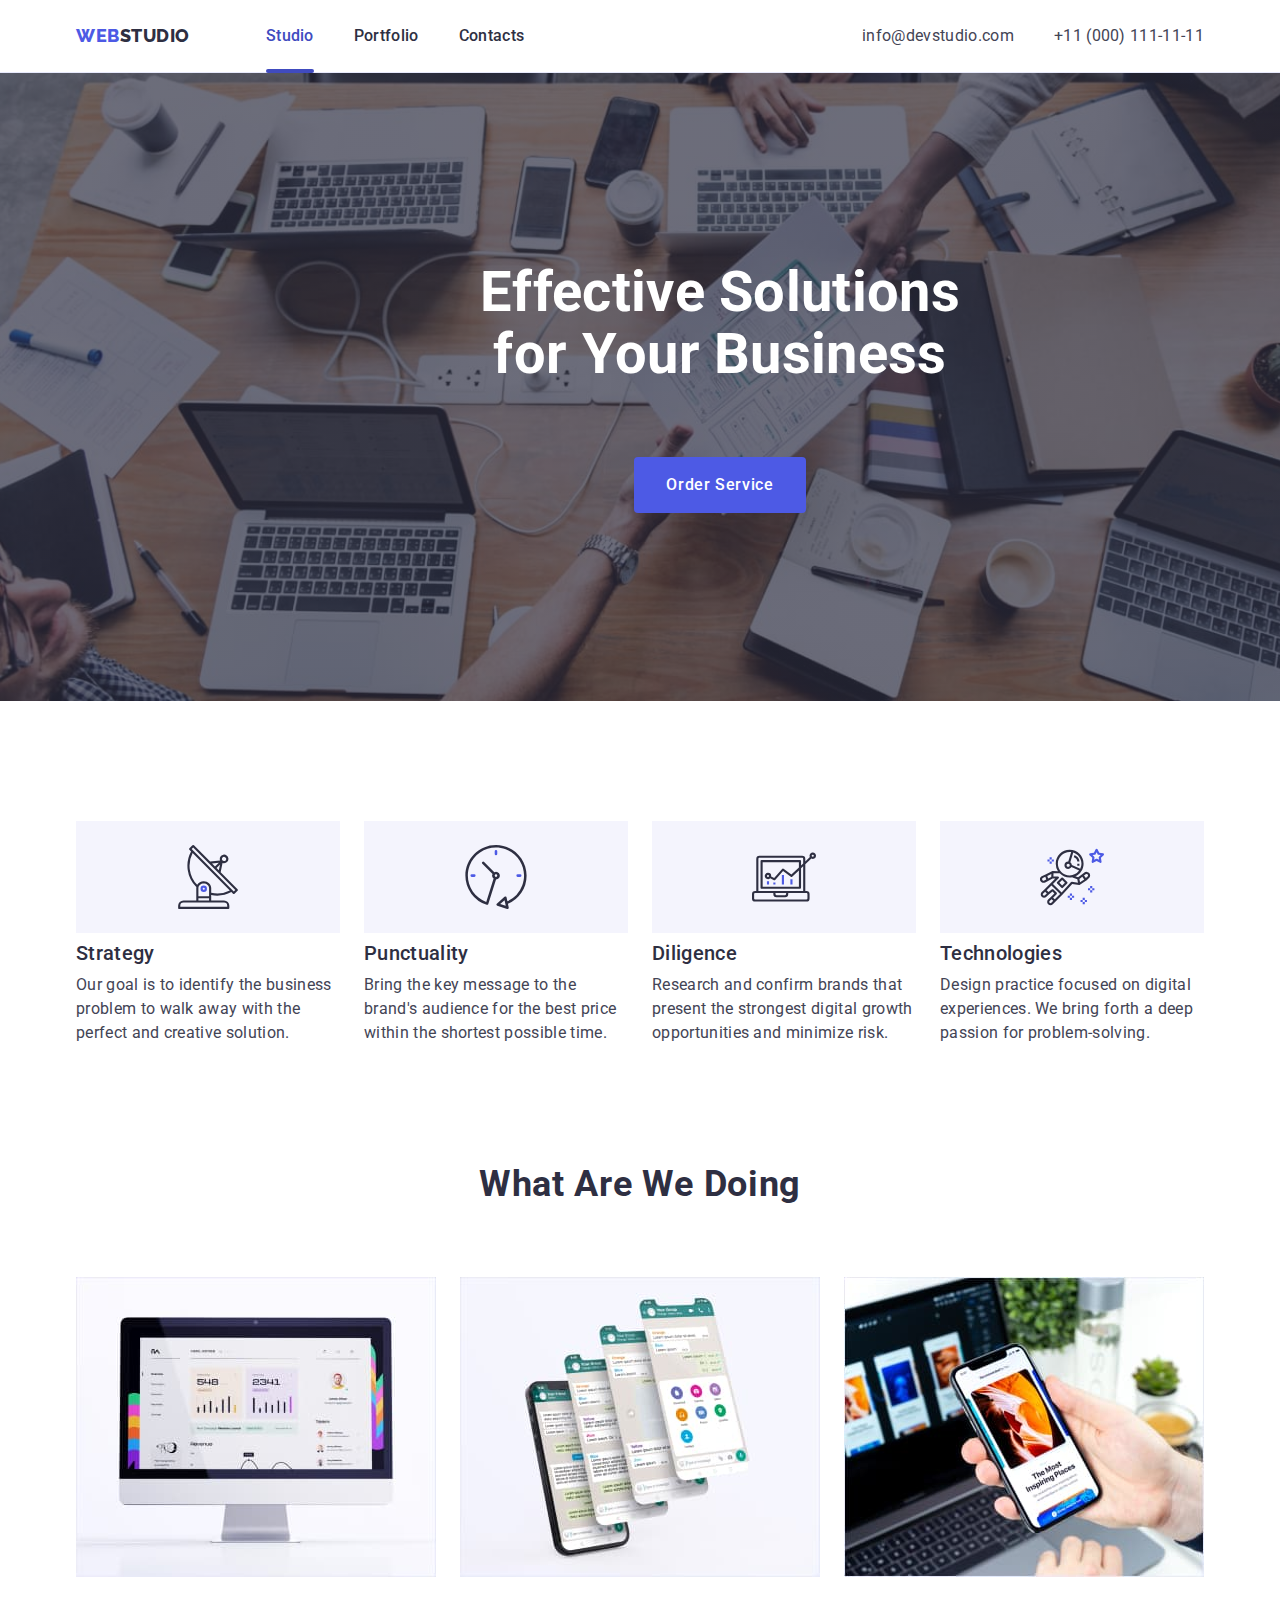
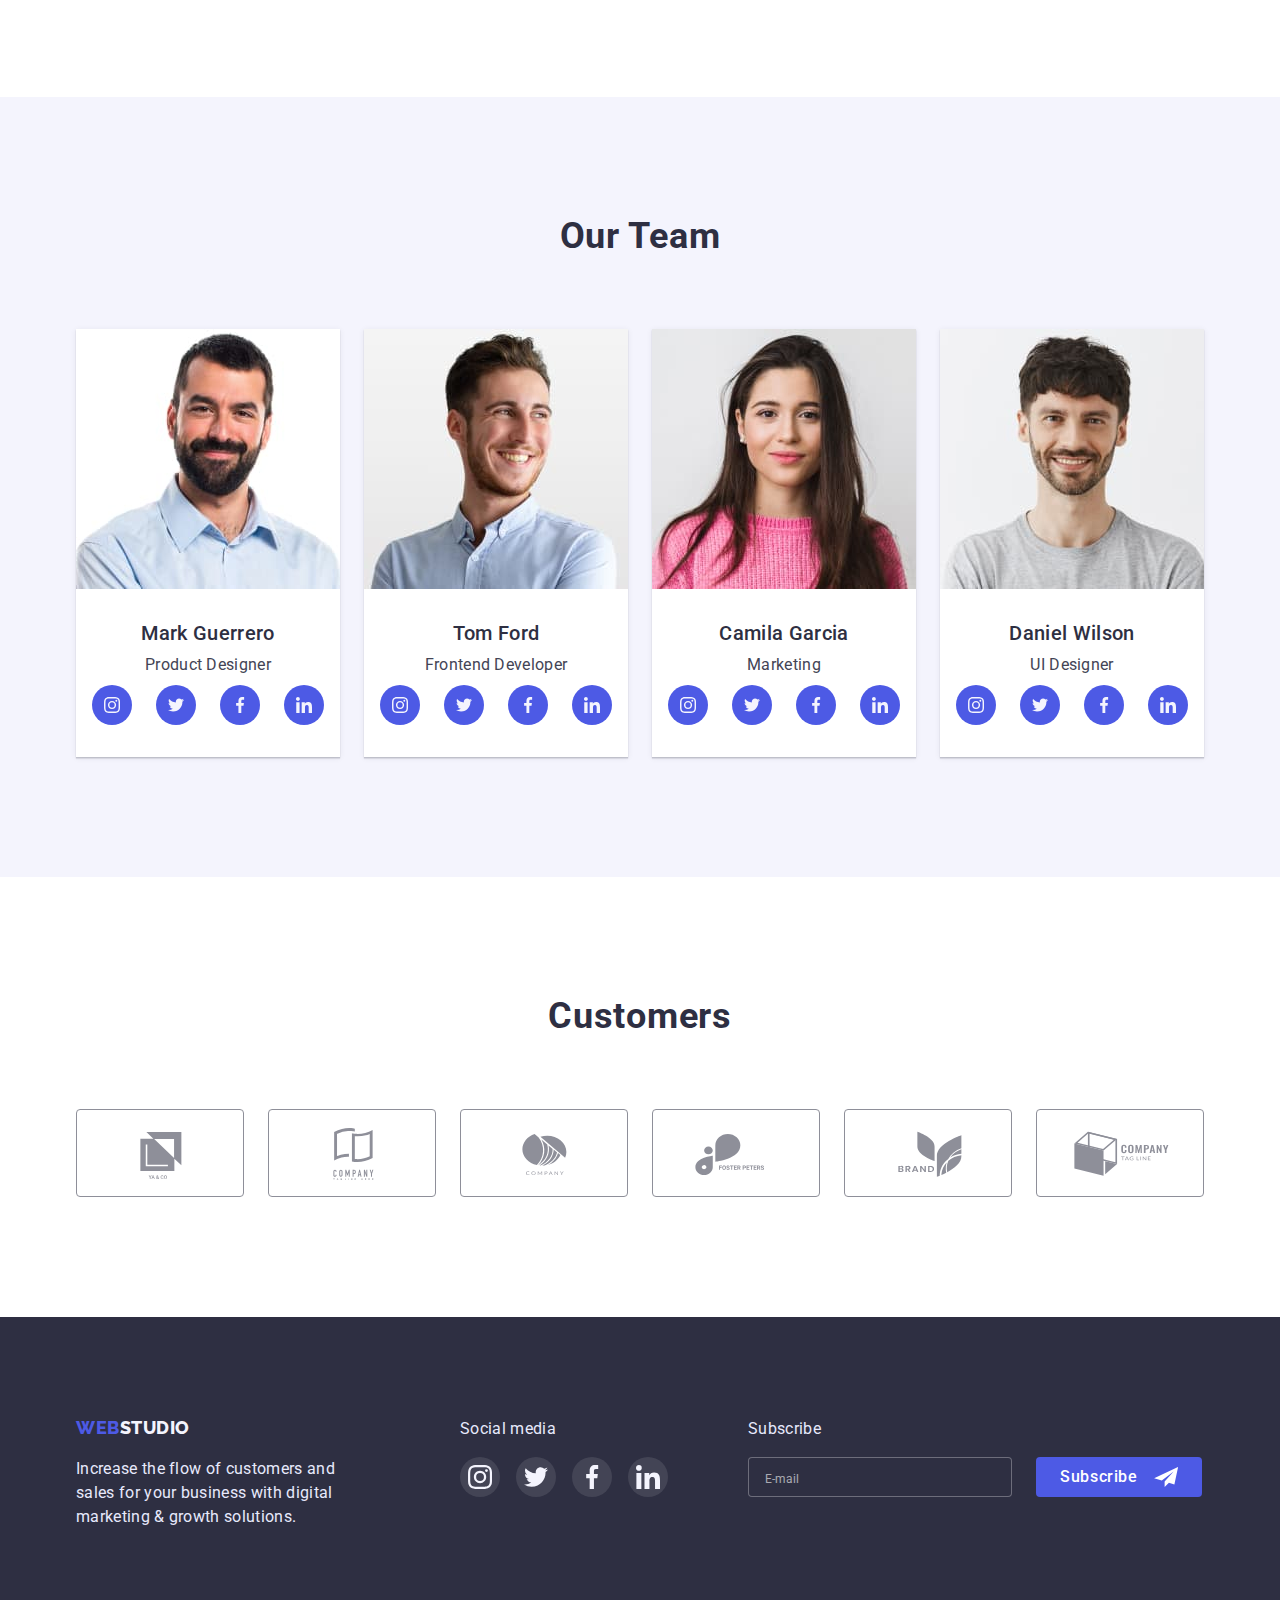
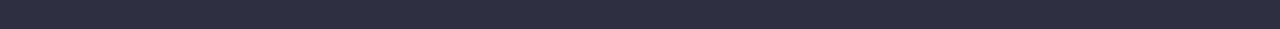
<file: index.html>
<!DOCTYPE html>
<html lang="en">
  <head>
    <meta charset="UTF-8" />
    <meta http-equiv="X-UA-Compatible" content="IE=edge" />
    <meta name="viewport" content="width=device-width, initial-scale=1.0" />
    <link rel="preconnect" href="https://fonts.googleapis.com" />
    <link rel="preconnect" href="https://fonts.gstatic.com" crossorigin />
    <link
      href="https://fonts.googleapis.com/css2?family=Raleway:wght@800&family=Roboto:wght@400;500;700;900&display=swap"
      rel="stylesheet"
    />
    <link
      rel="stylesheet"
      href="https://cdn.jsdelivr.net/npm/modern-normalize@1.1.0/modern-normalize.min.css"
    />
    <title>Studio</title>
    <link rel="stylesheet" href="./css/styles.css" />
  </head>
  <body>
    <!-- HEADER -->
    <header class="main-header">
      <div class="header-container container">
        <nav class="nav-header">
          <a href="" class="logo"><span class="web-logo">WEB</span>STUDIO</a>
          <ul class="menu list">
            <li class="menu-item">
              <a href="#" class="active-page link">Studio</a>
            </li>
            <li class="menu-item">
              <a href="./portfolio.html" class="link">Portfolio</a>
            </li>
            <li class="menu-item"><a href="" class="link">Contacts</a></li>
          </ul>

          <ul class="contact list">
            <li class="contact-menu-item">
              <a href="mailto:info@devstudio.com" class="link"
                >info@devstudio.com</a
              >
            </li>
            <li class="contact-menu-item">
              <a href="tel:+110001111111" class="link">+11 (000) 111-11-11</a>
            </li>
          </ul>
        </nav>
        <button class="mobile-menu-open js-open-menu">
          <svg class="mobile-menu-open__icon" width="32" height="22">
            <use href="./images/icons.svg#icon-burger"></use>
          </svg>
        </button>
      </div>
      <div class="mobile-menu js-menu-container">
        <div class="mobile-menu__container">
          <button class="mobile-menu__close-btn js-close-menu">
            <svg class="mobile-menu__close-icon" width="8" height="8">
              <use href="./images/icons.svg#icon-close"></use>
            </svg>
          </button>
          <ul class="mobile-menu-nav list">
            <li class="mobile-menu-item">
              <a href="#" class="active-phone mobile-menu-link link">Studio</a>
            </li>
            <li class="mobile-menu-item">
              <a href="./portfolio.html" class="mobile-menu-link link"
                >Portfolio</a
              >
            </li>
            <li class="mobile-menu-item">
              <a href="" class="mobile-menu-link link">Contacts</a>
            </li>
          </ul>
          <div class="mobile-menu-bottom">
            <ul class="mobile-contact-list list">
              <li class="mobile-contact-item">
                <a href="tel:+110001111111" class="active-phone mobile-tel link"
                  >+11 (000) 111-11-11</a
                >
              </li>
              <li class="email-contact-item">
                <a href="mailto:info@devstudio.com" class="mobile-email link"
                  >info@devstudio.com</a
                >
              </li>
            </ul>
            <div class="social-mobile social">
              <ul class="social-networks list">
                <li class="social-item">
                  <a class="team-member-social-link" href="">
                    <svg width="24" height="24">
                      <use href="./images/icons.svg#icon-instagram"></use>
                    </svg>
                  </a>
                </li>
                <li class="social-item">
                  <a href="" class="team-member-social-link">
                    <svg width="24" height="24">
                      <use href="./images/icons.svg#icon-twitter"></use>
                    </svg>
                  </a>
                </li>
                <li class="social-item">
                  <a href="" class="team-member-social-link">
                    <svg width="24" height="24">
                      <use href="./images/icons.svg#icon-facebook"></use>
                    </svg>
                  </a>
                </li>
                <li class="social-item">
                  <a href="" class="team-member-social-link">
                    <svg width="24" height="24">
                      <use href="./images/icons.svg#icon-linkedin"></use>
                    </svg>
                  </a>
                </li>
              </ul>
            </div>
          </div>
        </div>
      </div>
    </header>

    <!-- MAIN -->
    <main>
      <!-- HERO -->
      <section class="hero-section">
        <div class="container">
          <h1 class="hero-title">Effective Solutions for Your Business</h1>
          <button type="button" class="button-order button" data-modal-open>
            Order Service
          </button>
        </div>
      </section>

      <!-- Advantages -->
      <section class="advantages-section section">
        <div class="container">
          <h2 class="visually-hidden">Advantages</h2>
          <ul class="advantages list">
            <li class="advantages-item">
              <div class="thumb">
                <svg width="64" height="64">
                  <use href="./images/icons.svg#icon-antenna"></use>
                </svg>
              </div>
              <h3 class="advantages-list-header">Strategy</h3>
              <p class="advantages-list-text">
                Our goal is to identify the business problem to walk away with
                the perfect and creative solution.
              </p>
            </li>
            <li class="advantages-item">
              <div class="thumb">
                <svg width="64" height="64">
                  <use href="./images/icons.svg#icon-clock"></use>
                </svg>
              </div>
              <h3 class="advantages-list-header">Punctuality</h3>
              <p class="advantages-list-text">
                Bring the key message to the brand's audience for the best price
                within the shortest possible time.
              </p>
            </li>
            <li class="advantages-item">
              <div class="thumb">
                <svg width="64" height="64">
                  <use href="./images/icons.svg#icon-diagram"></use>
                </svg>
              </div>
              <h3 class="advantages-list-header">Diligence</h3>
              <p class="advantages-list-text">
                Research and confirm brands that present the strongest digital
                growth opportunities and minimize risk.
              </p>
            </li>
            <li class="advantages-item">
              <div class="thumb">
                <svg width="64" height="64">
                  <use href="./images/icons.svg#icon-astronaut"></use>
                </svg>
              </div>
              <h3 class="advantages-list-header">Technologies</h3>
              <p class="advantages-list-text">
                Design practice focused on digital experiences. We bring forth a
                deep passion for problem-solving.
              </p>
            </li>
          </ul>
        </div>
      </section>

      <!-- Work Exapmles -->
      <section class="examples-section section">
        <div class="container">
          <h2 class="section-header">What are we doing</h2>
          <ul class="examples-list list">
            <li>
              <img
                src="./images/imac.jpg"
                alt="iMac with graphs"
                width="360"
                height="300"
                class="no-gap"
              />
            </li>
            <li>
              <img
                src="./images/app-layers.jpg"
                alt="mobile app with layers"
                width="360"
                height="300"
                class="no-gap"
              />
            </li>
            <li>
              <img
                src="./images//handy.jpg"
                alt="mobile phone in hand against a notebook"
                width="360"
                height="300"
                class="no-gap"
              />
            </li>
          </ul>
        </div>
      </section>

      <!-- Our team -->
      <section class="team-section section">
        <div class="container">
          <h2 class="section-header">Our Team</h2>
          <ul class="team-list list">
            <li class="team-member-card">
              <img
                srcset="
                  ./images/mark-guerrero.jpg    1x,
                  ./images/mark-guerrero@2x.jpg 2x
                "
                src="./images/mark-guerrero.jpg"
                alt="Mark Guerrero's picture"
                width="264"
                height="260"
                class="no-gap"
              />
              <div class="team-member-details">
                <h3 class="list-header">Mark Guerrero</h3>
                <p class="social-list-text">Product Designer</p>
                <div class="social">
                  <ul class="social-networks list">
                    <li class="social-item">
                      <a class="team-member-social-link" href="">
                        <svg width="16" height="16">
                          <use href="./images/icons.svg#icon-instagram"></use>
                        </svg>
                      </a>
                    </li>
                    <li class="social-item">
                      <a href="" class="team-member-social-link">
                        <svg width="16" height="16">
                          <use href="./images/icons.svg#icon-twitter"></use>
                        </svg>
                      </a>
                    </li>
                    <li class="social-item">
                      <a href="" class="team-member-social-link">
                        <svg width="16" height="16">
                          <use href="./images/icons.svg#icon-facebook"></use>
                        </svg>
                      </a>
                    </li>
                    <li class="social-item">
                      <a href="" class="team-member-social-link">
                        <svg width="16" height="16">
                          <use href="./images/icons.svg#icon-linkedin"></use>
                        </svg>
                      </a>
                    </li>
                  </ul>
                </div>
              </div>
            </li>
            <li class="team-member-card">
              <img
                srcset="./images/tom-ford.jpg 1x, ./images/tom-ford@2x.jpg 2x"
                src="./images/tom-ford.jpg"
                alt="Tom Ford's picture"
                width="264"
                height="260"
                class="no-gap"
              />
              <div class="team-member-details">
                <h3 class="list-header">Tom Ford</h3>
                <p class="social-list-text">Frontend Developer</p>
                <div class="social">
                  <ul class="social-networks list">
                    <li class="social-item">
                      <a class="team-member-social-link" href="">
                        <svg width="16" height="16">
                          <use href="./images/icons.svg#icon-instagram"></use>
                        </svg>
                      </a>
                    </li>
                    <li class="social-item">
                      <a href="" class="team-member-social-link">
                        <svg width="16" height="16">
                          <use href="./images/icons.svg#icon-twitter"></use>
                        </svg>
                      </a>
                    </li>
                    <li class="social-item">
                      <a href="" class="team-member-social-link">
                        <svg width="16" height="16">
                          <use href="./images/icons.svg#icon-facebook"></use>
                        </svg>
                      </a>
                    </li>
                    <li class="social-item">
                      <a href="" class="team-member-social-link">
                        <svg width="16" height="16">
                          <use href="./images/icons.svg#icon-linkedin"></use>
                        </svg>
                      </a>
                    </li>
                  </ul>
                </div>
              </div>
            </li>
            <li class="team-member-card">
              <img
                srcset="
                  ./images/camila-garcia.jpg    1x,
                  ./images/camila-garcia@2x.jpg 2x
                "
                src="./images/camila-garcia.jpg"
                alt="Camila Garcia's picture"
                width="264"
                height="260"
                class="no-gap"
              />
              <div class="team-member-details">
                <h3 class="list-header">Camila Garcia</h3>
                <p class="social-list-text">Marketing</p>
                <div class="social">
                  <ul class="social-networks list">
                    <li class="social-item">
                      <a class="team-member-social-link" href="">
                        <svg width="16" height="16">
                          <use href="./images/icons.svg#icon-instagram"></use>
                        </svg>
                      </a>
                    </li>
                    <li class="social-item">
                      <a href="" class="team-member-social-link">
                        <svg width="16" height="16">
                          <use href="./images/icons.svg#icon-twitter"></use>
                        </svg>
                      </a>
                    </li>
                    <li class="social-item">
                      <a href="" class="team-member-social-link">
                        <svg width="16" height="16">
                          <use href="./images/icons.svg#icon-facebook"></use>
                        </svg>
                      </a>
                    </li>
                    <li class="social-item">
                      <a href="" class="team-member-social-link">
                        <svg width="16" height="16">
                          <use href="./images/icons.svg#icon-linkedin"></use>
                        </svg>
                      </a>
                    </li>
                  </ul>
                </div>
              </div>
            </li>
            <li class="team-member-card">
              <img
                srcset="
                  ./images/daniel-wilson.jpg    1x,
                  ./images/daniel-wilson@2x.jpg 2x
                "
                src="./images/daniel-wilson.jpg"
                alt="Daniel Wilson's picture"
                width="264"
                height="260"
                class="no-gap"
              />
              <div class="team-member-details">
                <h3 class="list-header">Daniel Wilson</h3>
                <p class="social-list-text">UI Designer</p>
                <div class="social">
                  <ul class="social-networks list">
                    <li class="social-item">
                      <a class="team-member-social-link" href="">
                        <svg width="16" height="16">
                          <use href="./images/icons.svg#icon-instagram"></use>
                        </svg>
                      </a>
                    </li>
                    <li class="social-item">
                      <a href="" class="team-member-social-link">
                        <svg width="16" height="16">
                          <use href="./images/icons.svg#icon-twitter"></use>
                        </svg>
                      </a>
                    </li>
                    <li class="social-item">
                      <a href="" class="team-member-social-link">
                        <svg width="16" height="16">
                          <use href="./images/icons.svg#icon-facebook"></use>
                        </svg>
                      </a>
                    </li>
                    <li class="social-item">
                      <a href="" class="team-member-social-link">
                        <svg width="16" height="16">
                          <use href="./images/icons.svg#icon-linkedin"></use>
                        </svg>
                      </a>
                    </li>
                  </ul>
                </div>
              </div>
            </li>
          </ul>
        </div>
      </section>

      <!------- Customers ------->
      <section class="customers-section section">
        <div class="container">
          <h2 class="section-header">Customers</h2>
          <ul class="customers-list list">
            <li class="customer-item">
              <a href="" class="customer-logo">
                <svg width="104" height="56" class="customer-logo-icon">
                  <use href="./images/icons.svg#icon-logo-1"></use>
                </svg>
              </a>
            </li>
            <li class="customer-item">
              <a href="" class="customer-logo">
                <svg width="104" height="56" class="customer-logo-icon">
                  <use href="./images/icons.svg#icon-logo-2"></use>
                </svg>
              </a>
            </li>
            <li class="customer-item">
              <a href="" class="customer-logo">
                <svg width="104" height="56" class="customer-logo-icon">
                  <use href="./images/icons.svg#icon-logo-3"></use>
                </svg>
              </a>
            </li>
            <li class="customer-item">
              <a href="" class="customer-logo">
                <svg width="104" height="56" class="customer-logo-icon">
                  <use href="./images/icons.svg#icon-logo-4"></use>
                </svg>
              </a>
            </li>
            <li class="customer-item">
              <a href="" class="customer-logo">
                <svg width="104" height="56" class="customer-logo-icon">
                  <use href="./images/icons.svg#icon-logo-5"></use>
                </svg>
              </a>
            </li>
            <li class="customer-item">
              <a href="" class="customer-logo">
                <svg width="104" height="56" class="customer-logo-icon">
                  <use href="./images/icons.svg#icon-logo-6"></use>
                </svg>
              </a>
            </li>
          </ul>
        </div>
      </section>
    </main>

    <!-- FOOTER -->
    <footer class="bgc footer-section">
      <div class="footer-container container">
        <div class="footer">
          <a href="#" class="logo footer-logo"
            ><span class="web-logo">WEB</span>STUDIO</a
          >
          <p class="footer-text">
            Increase the flow of customers and sales for your business with
            digital marketing & growth solutions.
          </p>
        </div>
        <div class="smedia-footer">
          <p class="footer-p">Social media</p>
          <ul class="social-networks-footer list">
            <li class="social-footer-item social-item">
              <a href="" class="social-footer">
                <svg width="24" height="24">
                  <use href="./images/icons.svg#icon-instagram"></use>
                </svg>
              </a>
            </li>
            <li class="social-footer-item social-item">
              <a href="" class="social-footer">
                <svg width="24" height="24">
                  <use href="./images/icons.svg#icon-twitter"></use>
                </svg>
              </a>
            </li>
            <li class="social-footer-item social-item">
              <a href="" class="social-footer">
                <svg width="24" height="24">
                  <use href="./images/icons.svg#icon-facebook"></use>
                </svg>
              </a>
            </li>
            <li class="social-footer-item social-item">
              <a href="" class="social-footer">
                <svg width="24" height="24">
                  <use href="./images/icons.svg#icon-linkedin"></use>
                </svg>
              </a>
            </li>
          </ul>
        </div>
        <div class="subscribe">
          <p class="footer-p">Subscribe</p>
          <form class="subscribe-form">
            <input
              type="email"
              name="email"
              placeholder="E-mail"
              class="email"
            />
            <button type="submit" class="subscribe-button button">
              <span class="subscribe-span">Subscribe</span>
              <svg width="24" height="20">
                <use href="./images/icons.svg#icon-send"></use>
              </svg>
            </button>
          </form>
        </div>
      </div>
    </footer>

    <!-- Modal Window -->
    <div class="backdrop is-hidden" data-modal>
      <div class="modal">
        <button type="button" class="modal-close-btn" data-modal-close>
          <svg class="modal-close-btn-icon" width="8" height="8">
            <use href="./images/icons.svg#icon-close"></use>
          </svg>
        </button>
        <p>Leave your contacts and we will call you back</p>
        <form class="modal-form">
          <label class="modal-form-field">
            <span class="modal-form-input-desc">Name</span>
            <span class="modal-form-input-wrapper">
              <input
                type="text"
                name="user_name"
                class="modal-form-input"
                required
                pattern="^[a-zA-Zа-яА-Я]+"
                minlength="2"
              />
              <span class="modal-form-input-icon">
                <svg width="12" height="12">
                  <use href="./images/icons.svg#icon-name"></use>
                </svg>
              </span>
            </span>
          </label>
          <label class="modal-form-field">
            <span class="modal-form-input-desc">Phone</span>
            <span class="modal-form-input-wrapper">
              <input
                type="tel"
                name="user-phone"
                class="modal-form-input"
                required
                pattern="[0-9]{3}-[0-9]{3}-[0-9]{2}-[0-9]{2}"
                title="xxx-xxx-xx-xx"
              />
              <span class="modal-form-input-icon">
                <svg width="12" height="12">
                  <use href="./images/icons.svg#icon-phone"></use>
                </svg>
              </span>
            </span>
          </label>
          <label class="modal-form-field">
            <span class="modal-form-input-desc">Email</span>
            <span class="modal-form-input-wrapper">
              <input type="email" name="user_email" class="modal-form-input" />
              <span class="modal-form-input-icon">
                <svg width="12" height="12">
                  <use href="./images/icons.svg#icon-email"></use>
                </svg>
              </span>
            </span>
          </label>
          <label class="modal-form-field">
            <span class="modal-form-input-desc">Comment</span>
            <textarea
              name="user_message"
              class="modal-form-message"
              placeholder="Text input"
            ></textarea>
          </label>
          <input
            id="user-policy"
            type="checkbox"
            name="user_policy"
            class="visually-hidden modal-form-check"
          />
          <label for="user-policy" class="modal-form-check-desc"
            >I accept the terms and conditions of the&nbsp;
            <a href="">Privacy Policy</a></label
          >
          <button type="submit" class="modal-form-submit">Send</button>
        </form>
      </div>
    </div>

    <!-- JavaScripts -->
    <script src="./js/mobile-menu.js"></script>
    <script src="./js/modal.js"></script>
  </body>
</html>
</file>
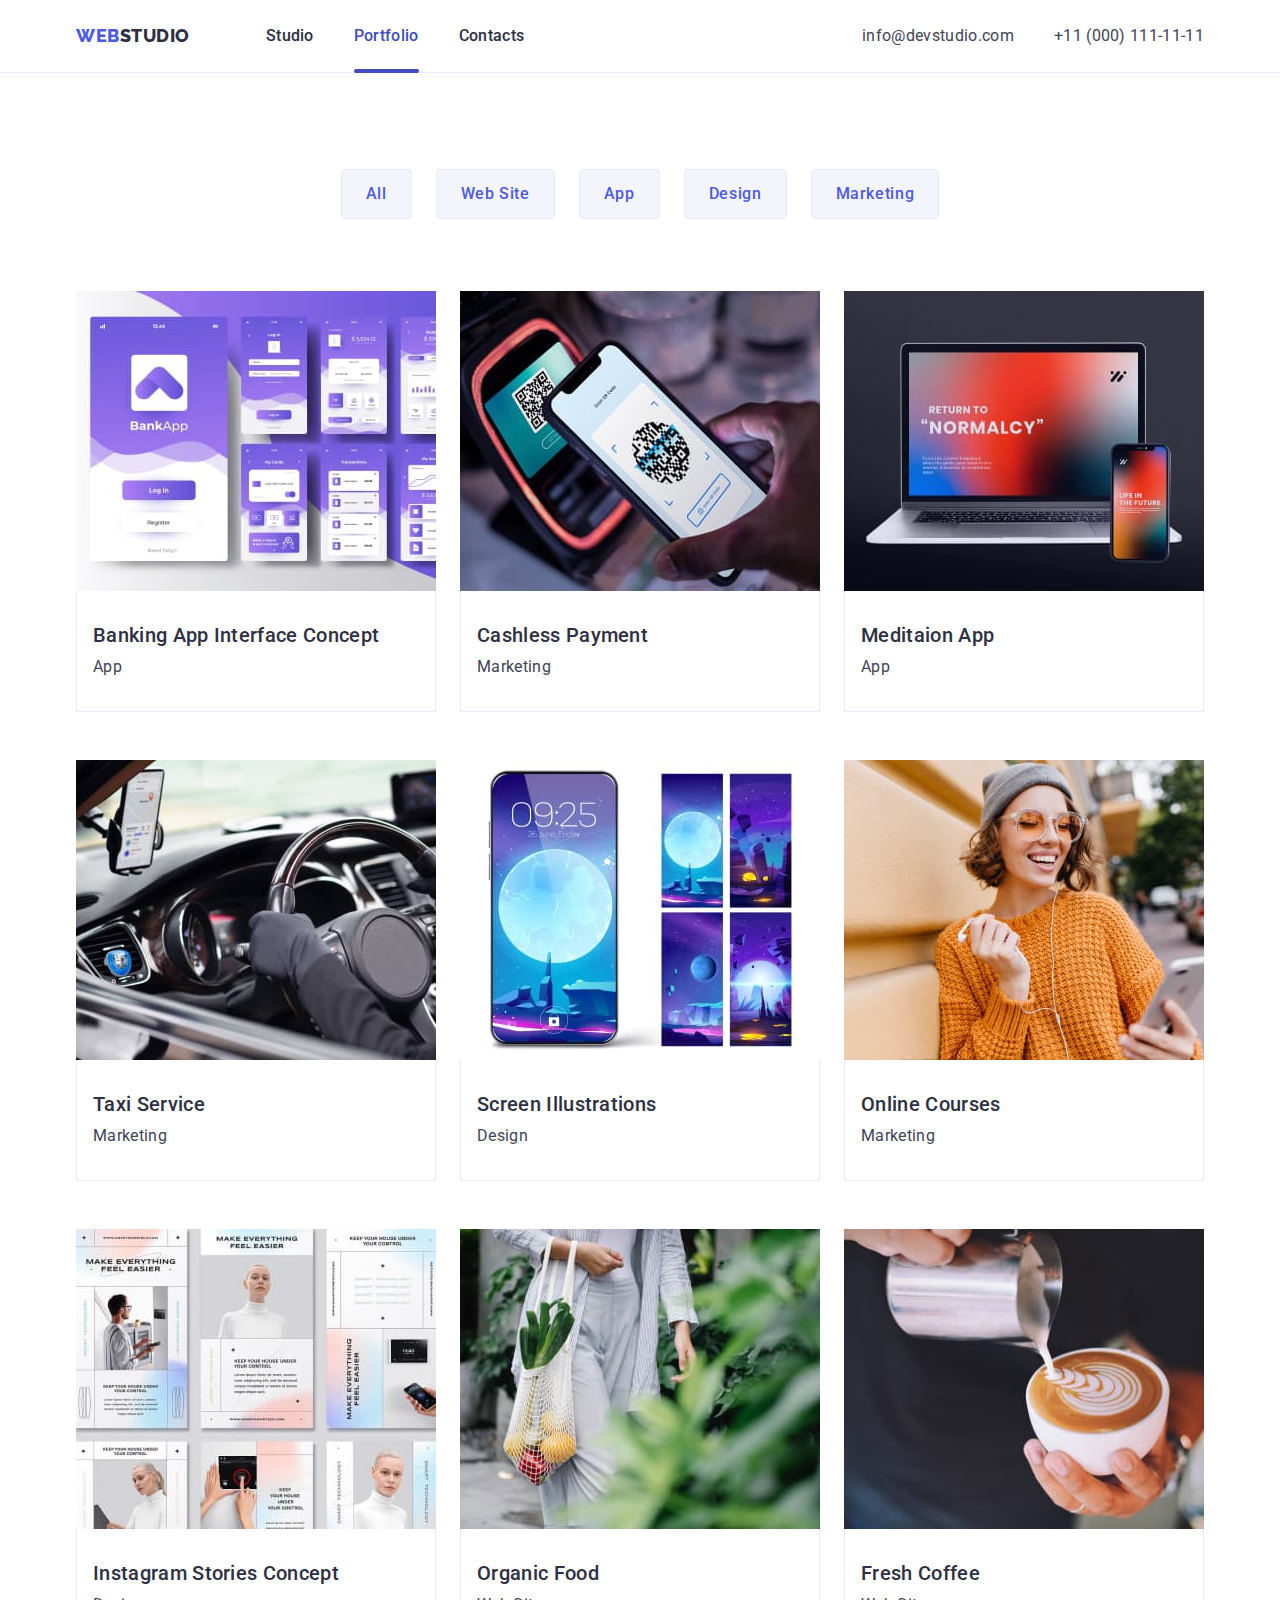
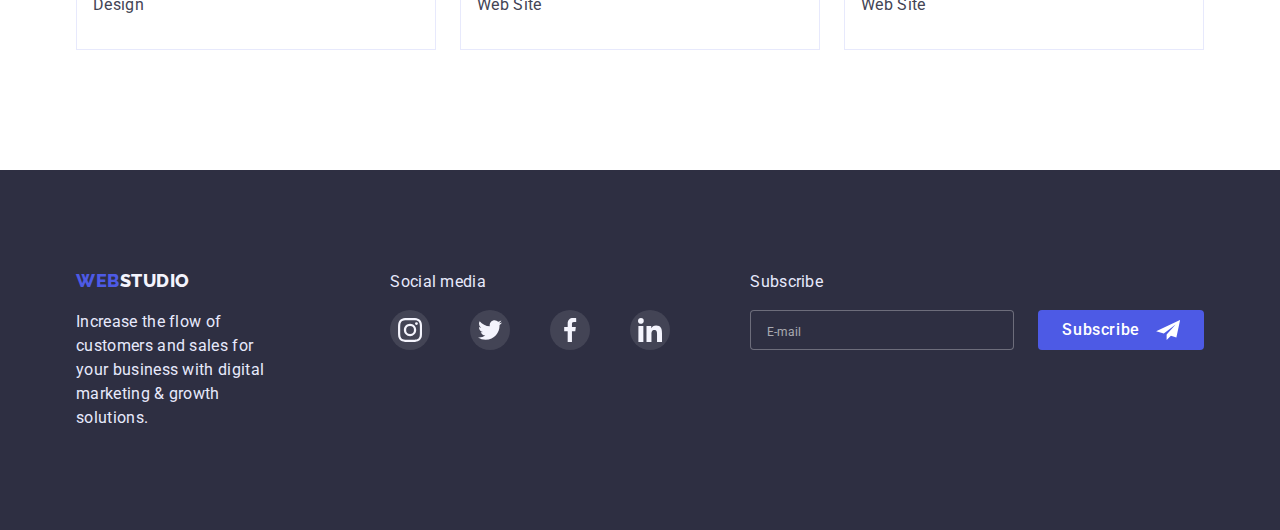
<file: portfolio.html>
<!DOCTYPE html>
<html lang="en">
  <head>
    <meta charset="UTF-8" />
    <meta http-equiv="X-UA-Compatible" content="IE=edge" />
    <meta name="viewport" content="width=device-width, initial-scale=1.0" />
    <link rel="preconnect" href="https://fonts.googleapis.com" />
    <link rel="preconnect" href="https://fonts.gstatic.com" crossorigin />
    <link
      href="https://fonts.googleapis.com/css2?family=Raleway:wght@800&family=Roboto:wght@400;500;700;900&display=swap"
      rel="stylesheet"
    />
    <link
      rel="stylesheet"
      href="https://cdn.jsdelivr.net/npm/modern-normalize@1.1.0/modern-normalize.min.css"
    />
    <title>Portfolio</title>
    <link rel="stylesheet" href="./css/styles.css" />
  </head>
  <body>
    <!-- HEADER -->
    <header class="main-header">
      <div class="header-container container">
        <nav class="nav-header">
          <a href="" class="logo"><span class="web-logo">WEB</span>STUDIO</a>
          <ul class="menu list">
            <li class="menu-item">
              <a href="./index.html" class="link">Studio</a>
            </li>
            <li class="menu-item">
              <a href="#" class="active-page link">Portfolio</a>
            </li>
            <li class="menu-item"><a href="" class="link">Contacts</a></li>
          </ul>

          <ul class="contact list">
            <li class="contact-menu-item">
              <a href="mailto:info@devstudio.com" class="link"
                >info@devstudio.com</a
              >
            </li>
            <li class="contact-menu-item">
              <a href="tel:+110001111111" class="link">+11 (000) 111-11-11</a>
            </li>
          </ul>
        </nav>
        <button class="mobile-menu-open js-open-menu">
          <svg class="mobile-menu-open__icon" width="32" height="22">
            <use href="./images/icons.svg#icon-burger"></use>
          </svg>
        </button>
      </div>
      <div class="mobile-menu js-menu-container">
        <div class="mobile-menu__container">
          <button class="mobile-menu__close-btn js-close-menu">
            <svg class="mobile-menu__close-icon" width="8" height="8">
              <use href="./images/icons.svg#icon-close"></use>
            </svg>
          </button>
          <ul class="mobile-menu-nav list">
            <li class="mobile-menu-item">
              <a href="./index.html" class="mobile-menu-link link">Studio</a>
            </li>
            <li class="mobile-menu-item">
              <a href="#" class="active-page mobile-menu-link link"
                >Portfolio</a
              >
            </li>
            <li class="mobile-menu-item">
              <a href="" class="mobile-menu-link link">Contacts</a>
            </li>
          </ul>
          <div class="mobile-menu-bottom">
            <ul class="mobile-contact-list list">
              <li class="mobile-contact-item">
                <a href="tel:+110001111111" class="active-phone mobile-tel link"
                  >+11 (000) 111-11-11</a
                >
              </li>
              <li class="email-contact-item">
                <a href="mailto:info@devstudio.com" class="mobile-email link"
                  >info@devstudio.com</a
                >
              </li>
            </ul>
            <div class="social-mobile social">
              <ul class="social-networks list">
                <li class="social-item">
                  <a class="team-member-social-link" href="">
                    <svg width="24" height="24">
                      <use href="./images/icons.svg#icon-instagram"></use>
                    </svg>
                  </a>
                </li>
                <li class="social-item">
                  <a href="" class="team-member-social-link">
                    <svg width="24" height="24">
                      <use href="./images/icons.svg#icon-twitter"></use>
                    </svg>
                  </a>
                </li>
                <li class="social-item">
                  <a href="" class="team-member-social-link">
                    <svg width="24" height="24">
                      <use href="./images/icons.svg#icon-facebook"></use>
                    </svg>
                  </a>
                </li>
                <li class="social-item">
                  <a href="" class="team-member-social-link">
                    <svg width="24" height="24">
                      <use href="./images/icons.svg#icon-linkedin"></use>
                    </svg>
                  </a>
                </li>
              </ul>
            </div>
          </div>
        </div>
      </div>
    </header>

    <!-- MAIN -->
    <main>
      <section class="section-portfolio">
        <div class="container">
          <h1 hidden>Projects</h1>

          <!-- Radio Buttons -->
          <!-- <div>
          <input
            type="radio"
            id="projectChoice1"
            name="project"
            value="all"
            checked
          />
          <label for="projectChoice1">All</label>
          <input
            type="radio"
            id="projectChoice2"
            name="project"
            value="webSite"
          />
          <label for="projectChoice2">Web Site</label>
          <input type="radio" id="projectChoice3" name="project" value="app" />
          <label for="projectChoice3">App</label>
          <input
            type="radio"
            id="projectChoice4"
            name="project"
            value="design"
          />
          <label for="projectChoice4">Design</label>
          <input
            type="radio"
            id="projectChoice5"
            name="project"
            value="marketing"
          />
          <label for="projectChoice5">Marketing</label>
        </div> -->

          <ul class="filter-btn-list list">
            <li class="filter-btn-item">
              <button type="button" class="filter-button button">All</button>
            </li>
            <li class="filter-btn-item">
              <button type="button" class="filter-button button">
                Web Site
              </button>
            </li>
            <li class="filter-btn-item">
              <button type="button" class="filter-button button">App</button>
            </li>
            <li class="filter-btn-item">
              <button type="button" class="filter-button button">Design</button>
            </li>
            <li class="filter-btn-item">
              <button type="button" class="filter-button button">
                Marketing
              </button>
            </li>
          </ul>

          <!-- Projects Portfolio List -->
          <ul class="projects list">
            <li class="project-item">
              <a href="" class="project-item-link link"
                ><div class="project-item-img-wrapper">
                  <img
                    src="./images/banking-app.jpg"
                    alt="app screenshots"
                    width="360"
                    height="300"
                    class="no-gap"
                  />
                  <p class="overlay">
                    14 Stylish and User-Friendly App Design Concepts · Task
                    Manager App · Calorie Tracker App · Exotic Fruit Ecommerce
                    App · Cloud Storage App
                  </p>
                </div>
                <div class="project-footnote">
                  <h2 class="list-header">Banking App Interface Concept</h2>
                  <p class="list-text">App</p>
                </div>
              </a>
            </li>
            <li class="project-item">
              <a href="" class="project-item-link link"
                ><div class="project-item-img-wrapper">
                  <img
                    src="./images/cashless-payment.jpg"
                    alt="payment with mobile phone"
                    width="360"
                    height="300"
                    class="no-gap"
                  />
                  <p class="overlay">
                    14 Stylish and User-Friendly App Design Concepts · Task
                    Manager App · Calorie Tracker App · Exotic Fruit Ecommerce
                    App · Cloud Storage App
                  </p>
                </div>
                <div class="project-footnote">
                  <h2 class="list-header">Cashless Payment</h2>
                  <p class="list-text">Marketing</p>
                </div>
              </a>
            </li>
            <li class="project-item">
              <a href="" class="project-item-link link"
                ><div class="project-item-img-wrapper">
                  <img
                    src="./images/meditation-app.jpg"
                    alt="notebook and phone"
                    width="360"
                    height="300"
                    class="no-gap"
                  />
                  <p class="overlay">
                    14 Stylish and User-Friendly App Design Concepts · Task
                    Manager App · Calorie Tracker App · Exotic Fruit Ecommerce
                    App · Cloud Storage App
                  </p>
                </div>
                <div class="project-footnote">
                  <h2 class="list-header">Meditaion App</h2>
                  <p class="list-text">App</p>
                </div>
              </a>
            </li>
            <li class="project-item">
              <a href="" class="project-item-link link"
                ><div class="project-item-img-wrapper">
                  <img
                    src="./images/taxi-service.jpg"
                    alt="car steering wheel"
                    width="360"
                    height="300"
                    class="no-gap"
                  />
                  <p class="overlay">
                    14 Stylish and User-Friendly App Design Concepts · Task
                    Manager App · Calorie Tracker App · Exotic Fruit Ecommerce
                    App · Cloud Storage App
                  </p>
                </div>
                <div class="project-footnote">
                  <h2 class="list-header">Taxi Service</h2>
                  <p class="list-text">Marketing</p>
                </div>
              </a>
            </li>
            <li class="project-item">
              <a href="" class="project-item-link link"
                ><div class="project-item-img-wrapper">
                  <img
                    src="./images/screen-illustrations.jpg"
                    alt="mobile app screenshots"
                    width="360"
                    height="300"
                    class="no-gap"
                  />
                  <p class="overlay">
                    14 Stylish and User-Friendly App Design Concepts · Task
                    Manager App · Calorie Tracker App · Exotic Fruit Ecommerce
                    App · Cloud Storage App
                  </p>
                </div>
                <div class="project-footnote">
                  <h2 class="list-header">Screen Illustrations</h2>
                  <p class="list-text">Design</p>
                </div>
              </a>
            </li>
            <li class="project-item">
              <a href="" class="project-item-link link"
                ><div class="project-item-img-wrapper">
                  <img
                    src="./images/online-courses.jpg"
                    alt="a smiling lady with a handy"
                    width="360"
                    height="300"
                    class="no-gap"
                  />
                  <p class="overlay">
                    14 Stylish and User-Friendly App Design Concepts · Task
                    Manager App · Calorie Tracker App · Exotic Fruit Ecommerce
                    App · Cloud Storage App
                  </p>
                </div>
                <div class="project-footnote">
                  <h2 class="list-header">Online Courses</h2>
                  <p class="list-text">Marketing</p>
                </div>
              </a>
            </li>
            <li class="project-item">
              <a href="" class="project-item-link link"
                ><div class="project-item-img-wrapper">
                  <img
                    src="./images/instagram-stories.jpg"
                    alt="instagram stories screenshots"
                    width="360"
                    height="300"
                    class="no-gap"
                  />
                  <p class="overlay">
                    14 Stylish and User-Friendly App Design Concepts · Task
                    Manager App · Calorie Tracker App · Exotic Fruit Ecommerce
                    App · Cloud Storage App
                  </p>
                </div>
                <div class="project-footnote">
                  <h2 class="list-header">Instagram Stories Concept</h2>
                  <p class="list-text">Design</p>
                </div>
              </a>
            </li>
            <li class="project-item">
              <a href="" class="project-item-link link"
                ><div class="project-item-img-wrapper">
                  <img
                    src="./images/organic-food.jpg"
                    alt="a human carrying a bag of vegetables"
                    width="360"
                    height="300"
                    class="no-gap"
                  />
                  <p class="overlay">
                    14 Stylish and User-Friendly App Design Concepts · Task
                    Manager App · Calorie Tracker App · Exotic Fruit Ecommerce
                    App · Cloud Storage App
                  </p>
                </div>
                <div class="project-footnote">
                  <h2 class="list-header">Organic Food</h2>
                  <p class="list-text">Web Site</p>
                </div>
              </a>
            </li>
            <li class="project-item">
              <a href="" class="project-item-link link"
                ><div class="project-item-img-wrapper">
                  <img
                    src="./images/fresh-coffee.jpg"
                    alt="a cup of coffee with a milk jar"
                    width="360"
                    height="300"
                    class="no-gap"
                  />
                  <p class="overlay">
                    14 Stylish and User-Friendly App Design Concepts · Task
                    Manager App · Calorie Tracker App · Exotic Fruit Ecommerce
                    App · Cloud Storage App
                  </p>
                </div>
                <div class="project-footnote">
                  <h2 class="list-header">Fresh Coffee</h2>
                  <p class="list-text">Web Site</p>
                </div>
              </a>
            </li>
          </ul>
        </div>
      </section>
    </main>

    <!-- FOOTER -->
    <footer class="bgc footer-section">
      <div class="footer-container container">
        <div class="footer">
          <a href="#" class="logo footer-logo"
            ><span class="web-logo">WEB</span>STUDIO</a
          >
          <p class="footer-text">
            Increase the flow of customers and sales for your business with
            digital marketing & growth solutions.
          </p>
        </div>
        <div class="smedia-footer">
          <p class="footer-p">Social media</p>
          <ul class="social-networks list">
            <li class="social-footer-item social-item">
              <a href="" class="social-footer">
                <svg width="24" height="24">
                  <use href="./images/icons.svg#icon-instagram"></use>
                </svg>
              </a>
            </li>
            <li class="social-footer-item social-item">
              <a href="" class="social-footer">
                <svg width="24" height="24">
                  <use href="./images/icons.svg#icon-twitter"></use>
                </svg>
              </a>
            </li>
            <li class="social-footer-item social-item">
              <a href="" class="social-footer">
                <svg width="24" height="24">
                  <use href="./images/icons.svg#icon-facebook"></use>
                </svg>
              </a>
            </li>
            <li class="social-footer-item social-item">
              <a href="" class="social-footer">
                <svg width="24" height="24">
                  <use href="./images/icons.svg#icon-linkedin"></use>
                </svg>
              </a>
            </li>
          </ul>
        </div>
        <div class="subscribe">
          <p class="footer-p">Subscribe</p>
          <form class="subscribe-form">
            <input
              type="email"
              name="email"
              placeholder="E-mail"
              class="email"
            />
            <button type="submit" class="subscribe-button button">
              <span class="subscribe-span">Subscribe</span>
              <svg width="24" height="20">
                <use href="./images/icons.svg#icon-send"></use>
              </svg>
            </button>
          </form>
        </div>
      </div>
    </footer>
    <script src="./js/mobile-menu.js"></script>
  </body>
</html>
</file>
<file: css/styles.css>
h1,
h2,
h3,
h4,
h5,
h6,
p {
  margin: 0;
  padding: 0;
}

.list {
  padding: 0;
  margin: 0;
  list-style: none;
}

.link {
  text-decoration: none;
  color: #2e2f42;
  font-weight: 500;
  transition: color 250ms cubic-bezier(0.4, 0, 0.2, 1);
}

.link:hover,
.link:focus {
  color: #404bbf;
}

body {
  font-family: "Roboto", sans-serif;
  color: #434455;
  font-size: 16px;
  line-height: 1.5;
  letter-spacing: 0.02em;
}

.visually-hidden {
  position: absolute;
  width: 1px;
  height: 1px;
  margin: -1px;
  padding: 0;
  overflow: hidden;
  border: 0;
  clip: rect(0 0 0 0);
}

.container {
  padding-left: 16px;
  padding-right: 16px;
  margin-left: auto;
  margin-right: auto;
  text-align: center;
}
@media screen and (min-width: 320px) and (max-width: 479px) {
  .container {
    width: 100%;
  }
}
@media screen and (min-width: 480px) {
  .container {
    width: 428px;
  }
}
@media screen and (min-width: 768px) {
  .container {
    width: 768px;
  }
}
@media screen and (min-width: 1200px) {
  .container {
    width: 1158px;
    padding-left: 15px;
    padding-right: 15px;
  }
}

.social {
  margin-top: 8px;
}

@media screen and (min-width: 320px) and (max-width: 479px) {
  .section {
    padding-bottom: 96px;
    padding-top: 96px;
  }
}
@media screen and (min-width: 480px) {
  .section {
    padding-bottom: 96px;
    padding-top: 96px;
  }
}
@media screen and (min-width: 1200px) {
  .section {
    padding-bottom: 120px;
    padding-top: 120px;
  }
}

@media screen and (min-width: 320px) and (max-width: 479px) {
  .advantages-section {
    padding-bottom: 24px;
  }
}
@media screen and (min-width: 768px) {
  .advantages-section {
    padding-bottom: 96px;
  }
}
@media screen and (min-width: 1200px) {
  .advantages-section {
    padding-bottom: 120px;
  }
}

@media screen and (min-width: 320px) and (max-width: 479px) {
  .advantages-list-header {
    margin-bottom: 8px;
    font-weight: 700;
    font-size: 36px;
    line-height: 1.11;
    color: #2e2f42;
  }
}
@media screen and (min-width: 480px) {
  .advantages-list-header {
    margin-bottom: 8px;
    font-weight: 700;
    font-size: 36px;
    line-height: 1.11;
    color: #2e2f42;
  }
}
@media screen and (min-width: 1200px) {
  .advantages-list-header {
    font-size: 20px;
    line-height: 1.2;
    font-weight: 500;
  }
}

.advantages-list-text {
  font-weight: 500;
  font-size: 16px;
  line-height: 1.5;
  text-align: left;
  color: #434455;
}
@media screen and (min-width: 1200px) {
  .advantages-list-text {
    font-weight: 400;
  }
}

.advantages-item:not(:last-child) {
  margin-bottom: 72px;
}

@media screen and (min-width: 320px) {
  .thumb {
    display: none;
  }
}
@media screen and (min-width: 1200px) {
  .thumb {
    display: flex;
    justify-content: center;
    align-items: center;
    width: 264px;
    height: 112px;
    background-color: #f4f4fd;
    margin-bottom: 8px;
  }
}

@media screen and (min-width: 768px) {
  .advantages {
    display: flex;
    text-align: left;
    flex-wrap: wrap;
  }
}

@media screen and (min-width: 768px) {
  .advantages-item {
    width: 356px;
  }
}
@media screen and (min-width: 1200px) {
  .advantages-item {
    width: 264px;
  }
}

@media screen and (min-width: 768px) {
  .advantages-item:not(:last-child) {
    margin-bottom: 0;
  }
}

@media screen and (min-width: 768px) {
  .advantages-item:not(:nth-child(2n)) {
    margin-right: 24px;
  }
}

@media screen and (min-width: 768px) {
  .advantages-item:not(:nth-child(n+2)) {
    margin-bottom: 72px;
  }
}
@media screen and (min-width: 1200px) {
  .advantages-item:not(:nth-child(n+2)) {
    margin-bottom: 0;
  }
}

@media screen and (min-width: 1200px) {
  .advantages-item:not(:last-of-type) {
    margin-right: 24px;
  }
}

.list-header {
  margin-bottom: 8px;
  font-size: 20px;
  line-height: 1.2;
  font-weight: 500;
  color: #2e2f42;
}

.list-text {
  font-weight: 400;
  font-size: 16px;
  line-height: 1.5;
  text-align: left;
  color: #434455;
}

@media screen and (min-width: 320px) and (max-width: 479px) {
  .examples-section {
    display: none;
  }
}
@media screen and (min-width: 480px) {
  .examples-section {
    display: none;
  }
}
@media screen and (min-width: 1200px) {
  .examples-section {
    display: flex;
    padding-top: 0;
  }
}

@media screen and (min-width: 1200px) {
  .examples-list {
    display: flex;
    justify-content: space-between;
  }
  .no-gap {
    display: block;
  }
}
.bgc {
  background-color: #2e2f42;
}

.section-header {
  font-weight: 700;
  font-size: 36px;
  line-height: 1.11;
  letter-spacing: 0.02em;
  text-align: center;
  text-transform: capitalize;
  margin-bottom: 72px;
  color: #2e2f42;
}

.button {
  font-family: "Roboto", sans-serif;
  font-weight: 500;
  font-size: 16px;
  line-height: 1.5;
  align-items: center;
  letter-spacing: 0.04em;
  cursor: pointer;
  transition: background-color 250ms cubic-bezier(0.4, 0, 0.2, 1);
}

.button:hover,
.button:focus {
  background-color: #404bbf;
}

.filter-button {
  padding: 12px 24px;
  border: 1px solid #e7e9fc;
  border-radius: 4px;
  background-color: #f4f4fd;
  color: #4d5ae5;
  transition: color 250ms cubic-bezier(0.4, 0, 0.2, 1), box-shadow 250ms cubic-bezier(0.4, 0, 0.2, 1);
}

.filter-button:hover,
.filter-button:focus {
  color: #ffffff;
  box-shadow: 0px 3px 1px rgba(0, 0, 0, 0.1), 0px 2px 1px rgba(0, 0, 0, 0.08), 0px 2px 2px rgba(0, 0, 0, 0.12);
}

.button-order {
  padding: 16px 32px;
  border: 0;
  border-radius: 4px;
  background-color: #4d5ae5;
  color: #ffffff;
}

.contact .link {
  color: #434455;
  font-weight: 400;
  font-size: 12px;
}
@media screen and (min-width: 1200px) {
  .contact .link {
    font-size: 16px;
  }
}

.active-phone {
  color: #404bbf;
}

.active-page {
  color: #404bbf;
}

.active-page::after {
  content: "";
  position: absolute;
  left: 0;
  bottom: -25px;
  width: 100%;
  height: 4px;
  border-radius: 2px;
  background-color: #404bbf;
}

@media screen and (min-width: 320px) {
  .menu {
    display: none;
  }
}
@media screen and (min-width: 768px) {
  .menu {
    display: flex;
  }
}

@media screen and (min-width: 768px) {
  .menu-item:not(:last-of-type) {
    margin-right: 40px;
  }
}

@media screen and (min-width: 768px) {
  .menu-item {
    position: relative;
  }
}

@media screen and (min-width: 320px) {
  .contact {
    display: none;
  }
}
@media screen and (min-width: 768px) {
  .contact {
    display: block;
  }
}
@media screen and (min-width: 1200px) {
  .contact {
    display: flex;
    margin-left: auto;
  }
}

@media screen and (min-width: 1200px) {
  .contact-menu-item:not(:last-of-type) {
    margin-right: 40px;
  }
}

@media screen and (min-width: 768px) {
  .main-header {
    border-bottom: 1px solid #e7e9fc;
  }
}

@media screen and (min-width: 320px) {
  .header-container {
    display: flex;
    justify-content: space-between;
    padding-top: 24px;
    padding-bottom: 24px;
  }
}
@media screen and (min-width: 768px) {
  .header-container {
    padding-top: 0;
    padding-bottom: 0;
  }
}

@media screen and (min-width: 768px) {
  .nav-header {
    display: flex;
    box-sizing: border-box;
    width: 100%;
    justify-content: space-between;
    align-items: center;
  }
}
@media screen and (min-width: 1200px) {
  .nav-header {
    padding-top: 24px;
    padding-bottom: 24px;
  }
}

@media screen and (min-width: 320px) {
  .mobile-menu {
    position: fixed;
    width: 100%;
    height: 100%;
    z-index: 1000;
    top: 0;
    left: 0;
    background-color: #ffffff;
    opacity: 0;
    visibility: hidden;
    pointer-events: none;
    transition: opacity 250ms cubic-bezier(0.4, 0, 0.2, 1), visibility 250ms cubic-bezier(0.4, 0, 0.2, 1);
  }
}
@media screen and (min-width: 768px) {
  .mobile-menu {
    display: none;
  }
}

@media screen and (min-width: 320px) {
  .mobile-menu__container {
    position: relative;
    width: 100vw;
    height: 100vh;
    display: flex;
    flex-direction: column;
    justify-content: space-between;
    padding-left: 40px;
    padding-right: 16px;
    padding-top: 80px;
    padding-bottom: 40px;
  }
}
@media screen and (min-width: 480px) and (max-width: 767px) {
  .mobile-menu__container {
    width: 100%;
    height: 100%;
  }
}

@media screen and (min-width: 320px) {
  .mobile-menu-open {
    background-color: transparent;
    border: none;
    padding: 0;
    line-height: 0;
  }
}
@media screen and (min-width: 768px) {
  .mobile-menu-open {
    display: none;
  }
}

@media screen and (min-width: 320px) {
  .mobile-menu.is-open {
    opacity: 1;
    visibility: visible;
    pointer-events: auto;
  }
  .mobile-menu__close-btn {
    position: absolute;
    top: 40px;
    right: 40px;
    display: flex;
    justify-content: center;
    align-items: center;
    width: 24px;
    height: 24px;
    border-radius: 50%;
    background: #e7e9fc;
    border: 1px solid rgba(0, 0, 0, 0.1);
    padding: 0;
    transition: background-color 250ms cubic-bezier(0.4, 0, 0.2, 1);
  }
  .mobile-menu__close-btn:hover,
  .mobile-menu__close-btn:focus {
    border-color: #404bbf;
    background-color: #404bbf;
  }
  .mobile-menu__close-btn:hover .mobile-menu__close-icon,
  .mobile-menu__close-btn:focus .mobile-menu__close-icon {
    fill: #ffffff;
  }
  .mobile-menu__close-icon {
    transition: fill 250ms cubic-bezier(0.4, 0, 0.2, 1);
  }
  .mobile-menu-item:not(:last-child) {
    padding-bottom: 40px;
  }
  .mobile-menu-nav {
    font-size: 36px;
    font-weight: 700;
    line-height: 1.11;
  }
  .mobile-contact-list {
    margin-bottom: 48px;
  }
  .mobile-contact-item {
    margin-bottom: 40px;
  }
  .mobile-email {
    font-size: 20px;
    line-height: 1.2;
  }
}
@media screen and (min-width: 320px) {
  .mobile-tel {
    font-size: 27px;
    line-height: 1.11;
    font-weight: 600;
    color: #4d5ae5;
  }
}
@media screen and (min-width: 480px) and (max-width: 767px) {
  .mobile-tel {
    font-size: 36px;
  }
}

@media screen and (min-width: 320px) {
  .social-mobile.social {
    margin-top: 0;
  }
}
@media screen and (min-width: 480px) and (max-width: 767px) {
  .social-mobile.social {
    margin-top: 0;
  }
}

@media screen and (min-width: 320px) {
  .social-mobile {
    padding-left: 0;
    padding-right: 0;
  }
}
@media screen and (min-width: 480px) and (max-width: 767px) {
  .social-mobile {
    padding-left: 40px;
    padding-right: 60px;
  }
}

@media screen and (min-width: 320px) {
  .social-networks {
    justify-content: left;
    gap: 24px;
  }
}
@media screen and (min-width: 480px) and (max-width: 767px) {
  .social-networks {
    justify-content: space-between;
    gap: 0;
  }
}

@media screen and (min-width: 320px) and (max-width: 479px) {
  .mobile-menu-link {
    font-weight: 700;
    font-size: 36px;
    line-height: 1.11;
  }
}

.logo {
  font-family: "Raleway", sans-serif;
  color: #2e2f42;
  font-weight: 800;
  font-size: 18px;
  line-height: 1.33;
  letter-spacing: 0.03em;
  text-decoration: none;
}
@media screen and (min-width: 768px) {
  .logo {
    padding-top: 24px;
    padding-bottom: 24px;
  }
}
@media screen and (min-width: 1200px) {
  .logo {
    margin-right: 76px;
    padding-bottom: 0;
    padding-top: 0;
  }
}

.web-logo {
  color: #4d5ae5;
}

.hero-section {
  background-color: #2e2f42;
  margin-left: auto;
  margin-right: auto;
  padding-top: 112px;
  padding-bottom: 112px;
  background-size: cover;
  background-repeat: no-repeat;
  background-position: center top;
}
@media screen and (min-width: 320px) and (max-width: 479px) {
  .hero-section {
    background-image: linear-gradient(rgba(46, 47, 66, 0.7), rgba(46, 47, 66, 0.7)), url("../images/hero-image-mobile.jpg");
    width: 100%;
  }
}
@media screen and (min-width: 320px) {
  .hero-section {
    background-image: linear-gradient(rgba(46, 47, 66, 0.7), rgba(46, 47, 66, 0.7)), url("../images/hero-image-mobile.jpg");
    width: 480px;
  }
}
@media screen and (min-device-pixel-ratio: 2) and (min-width: 320px), screen and (min-resolution: 192dpi) and (min-width: 320px), screen and (min-resolution: 2dppx) and (min-width: 320px) {
  .hero-section {
    background-image: linear-gradient(rgba(46, 47, 66, 0.7), rgba(46, 47, 66, 0.7)), url("../images/hero-image-mobile@2x.jpg");
  }
}
@media screen and (min-width: 768px) {
  .hero-section {
    background-image: linear-gradient(rgba(46, 47, 66, 0.7), rgba(46, 47, 66, 0.7)), url("../images/hero-image-tablet.jpg");
    width: 768px;
    padding-bottom: 108px;
  }
}
@media screen and (min-device-pixel-ratio: 2) and (min-width: 768px), screen and (min-resolution: 192dpi) and (min-width: 768px), screen and (min-resolution: 2dppx) and (min-width: 768px) {
  .hero-section {
    background-image: linear-gradient(rgba(46, 47, 66, 0.7), rgba(46, 47, 66, 0.7)), url("../images/hero-image-tablet@2x.jpg");
  }
}
@media screen and (min-width: 1200px) {
  .hero-section {
    background-image: linear-gradient(rgba(46, 47, 66, 0.7), rgba(46, 47, 66, 0.7)), url("../images/hero-image-desktop.jpg");
    width: 1440px;
    padding-top: 188px;
    padding-bottom: 188px;
  }
}
@media screen and (min-device-pixel-ratio: 2) and (min-width: 1200px), screen and (min-resolution: 192dpi) and (min-width: 1200px), screen and (min-resolution: 2dppx) and (min-width: 1200px) {
  .hero-section {
    background-image: linear-gradient(rgba(46, 47, 66, 0.7), rgba(46, 47, 66, 0.7)), url("../images/hero-image-desktop@2x.jpg");
  }
}

.hero-title {
  margin-left: auto;
  margin-right: auto;
  margin-bottom: 48px;
  color: #ffffff;
  font-weight: 700;
  line-height: 1.071;
  text-align: center;
}
@media screen and (min-width: 320px) {
  .hero-title {
    width: 100%;
    font-size: 36px;
  }
}
@media screen and (min-width: 768px) {
  .hero-title {
    width: 494px;
    margin-bottom: 72px;
    font-size: 56px;
    line-height: 1.11;
  }
}

.team-section {
  background-color: #f4f4fd;
}

.team-member-card {
  background-color: #ffffff;
  box-shadow: 0px 1px 6px rgba(46, 47, 66, 0.08), 0px 1px 1px rgba(46, 47, 66, 0.16), 0px 2px 1px rgba(46, 47, 66, 0.08);
}

@media screen and (min-width: 320px) {
  .team-list {
    display: flex;
    flex-wrap: wrap;
    justify-content: center;
  }
}
@media screen and (min-width: 1200px) {
  .team-list {
    justify-content: space-between;
  }
}

@media screen and (min-width: 320px) {
  .team-member-card:not(:last-child) {
    margin-bottom: 72px;
  }
}
@media screen and (min-width: 768px) {
  .team-member-card:not(:last-child) {
    margin-bottom: 0;
  }
}

@media screen and (min-width: 768px) {
  .team-member-card:not(:nth-child(2n)) {
    margin-right: 24px;
  }
}

@media screen and (min-width: 768px) {
  .team-member-card:not(:nth-child(n+3)) {
    margin-bottom: 64px;
  }
}
@media screen and (min-width: 1200px) {
  .team-member-card:not(:nth-child(n+3)) {
    margin-bottom: 0;
  }
}

@media screen and (min-width: 1200px) {
  .team-member-card:not(:nth-child(4n)) {
    margin-right: 24px;
  }
}

.team-member-details {
  padding-top: 32px;
  padding-bottom: 32px;
  padding-left: 16px;
  padding-right: 16px;
}

.social-networks {
  display: flex;
  justify-content: space-between;
}

.social-item {
  width: 40px;
  height: 40px;
}

.team-member-social-link {
  display: flex;
  justify-content: center;
  align-items: center;
  background-color: #4d5ae5;
  width: 100%;
  height: 100%;
  border-radius: 50%;
  transition: background-color 250ms cubic-bezier(0.4, 0, 0.2, 1);
}

.team-member-social-link:hover,
.team-member-social-link:focus {
  background-color: #404bbf;
}

.customers-list {
  display: flex;
  flex-wrap: wrap;
  justify-content: center;
}
@media screen and (min-width: 480px) {
  .customers-list {
    flex-wrap: wrap;
  }
}

.customer-item {
  width: 168px;
}
@media screen and (min-width: 320px) and (max-width: 479px) {
  .customer-item {
    width: calc((100% - 16px) / 2);
  }
}

@media screen and (min-width: 320px) and (max-width: 479px) {
  .customers-section {
    width: 100%;
  }
}

@media screen and (min-width: 320px) and (max-width: 479px) {
  .customer-item:not(:nth-child(2n)) {
    margin-right: 10px;
  }
}
@media screen and (min-width: 480px) {
  .customer-item:not(:nth-child(2n)) {
    margin-right: 10px;
  }
}

@media screen and (min-width: 320px) and (max-width: 479px) {
  .customer-item:not(:nth-child(n+4)) {
    margin-bottom: 72px;
  }
}
@media screen and (min-width: 480px) {
  .customer-item:not(:nth-child(n+4)) {
    margin-bottom: 72px;
  }
}
@media screen and (min-width: 1200px) {
  .customer-item:not(:nth-child(n+4)) {
    margin-bottom: 0;
  }
}

@media screen and (min-width: 768px) {
  .customer-item:not(:nth-child(3n)) {
    margin-right: 24px;
  }
}

@media screen and (min-width: 768px) {
  .customer-item:not(:nth-child(n+3)) {
    margin-bottom: 72px;
  }
}
@media screen and (min-width: 1200px) {
  .customer-item:not(:nth-child(n+3)) {
    margin-bottom: 0;
  }
}

@media screen and (min-width: 1200px) {
  .customer-item:not(:last-child) {
    margin-right: 24px;
  }
}

.customer-logo {
  display: flex;
  justify-content: center;
  align-items: center;
  width: 100%;
  height: 88px;
  border: 1px solid #8e8f99;
  border-radius: 4px;
  fill: #8e8f99;
  transition: border-color 250ms cubic-bezier(0.4, 0, 0.2, 1);
}

.customer-logo:hover,
.customer-logo:focus {
  border-color: #404bbf;
}

.customer-logo-icon {
  transition: fill 250ms cubic-bezier(0.4, 0, 0.2, 1);
}

.customer-logo:hover .customer-logo-icon,
.customer-logo:focus .customer-logo-icon {
  fill: #404bbf;
}

.footer {
  width: 264px;
}
@media screen and (min-width: 320px) {
  .footer {
    margin-bottom: 72px;
    margin-left: auto;
    margin-right: auto;
  }
}
@media screen and (min-width: 768px) {
  .footer {
    text-align: left;
    margin-left: 108px;
    margin-right: 24px;
  }
}
@media screen and (min-width: 1200px) {
  .footer {
    margin-bottom: 0;
    margin-right: 120px;
    margin-left: 0;
  }
}

.footer-logo {
  line-height: 1.17;
  color: #f4f4fd;
}
@media screen and (min-width: 320px) {
  .footer-logo {
    text-align: center;
  }
}

.footer-text {
  margin-top: 16px;
  color: #e7e9fc;
  text-align: left;
}

.footer-p {
  margin-bottom: 16px;
  font-size: 16px;
  line-height: 1.5;
  color: #e7e9fc;
}
@media screen and (min-width: 320px) {
  .footer-p {
    text-align: center;
  }
}
@media screen and (min-width: 768px) {
  .footer-p {
    text-align: left;
  }
}

.social-footer {
  display: flex;
  justify-content: center;
  align-items: center;
  width: 100%;
  height: 100%;
  background-color: rgba(255, 255, 255, 0.1);
  border-radius: 50%;
  transition: background-color 250ms cubic-bezier(0.4, 0, 0.2, 1);
}

.social-footer-item:not(:last-child) {
  margin-right: 16px;
}

.social-footer:hover,
.social-footer:focus {
  background-color: #31d0aa;
}

.email {
  height: 40px;
  padding-left: 16px;
  padding-top: 8px;
  padding-bottom: 8px;
  font-size: 16px;
  line-height: 2;
  font-weight: 400;
  color: var(--cloud-color);
  border: 1px solid rgba(255, 255, 255, 0.3019607843);
  border-radius: 4px;
  background-color: #2e2f42;
}
@media screen and (min-width: 320px) {
  .email {
    margin-bottom: 16px;
    margin-right: 0;
    width: 100%;
  }
}
@media screen and (min-width: 768px) {
  .email {
    margin-bottom: 0;
    width: 264px;
    margin-right: 24px;
  }
}

.email::placeholder {
  font-size: 12px;
  line-height: 2;
  font-weight: 400;
  color: rgba(255, 255, 255, 0.6);
}

.subscribe-button {
  display: flex;
  padding: 8px 24px;
  border: 0;
  border-radius: 4px;
  background-color: #4d5ae5;
  color: #ffffff;
}
@media screen and (min-width: 320px) {
  .subscribe-button {
    margin-right: auto;
    margin-left: auto;
  }
}

.subscribe-span {
  margin-right: 16px;
}

.social-networks-footer {
  display: flex;
}
@media screen and (min-width: 320px) {
  .social-networks-footer {
    justify-content: center;
  }
}

@media screen and (min-width: 320px) {
  .footer-section {
    padding-top: 96px;
    padding-bottom: 96px;
  }
}
@media screen and (min-width: 1200px) {
  .footer-section {
    padding-top: 100px;
    padding-bottom: 100px;
  }
}

@media screen and (min-width: 320px) {
  .smedia-footer {
    margin-bottom: 72px;
  }
}
@media screen and (min-width: 1200px) {
  .smedia-footer {
    margin-bottom: 0;
  }
}

@media screen and (min-width: 768px) {
  .subscribe-form {
    display: flex;
  }
}

@media screen and (min-width: 768px) {
  .footer-container {
    display: flex;
    flex-wrap: wrap;
  }
}
@media screen and (min-width: 1200px) {
  .footer-container {
    flex-wrap: nowrap;
  }
}

@media screen and (min-width: 768px) {
  .subscribe {
    margin-left: 108px;
  }
}
@media screen and (min-width: 1200px) {
  .subscribe {
    margin-left: 80px;
  }
}

.section-portfolio {
  padding-top: 96px;
  padding-bottom: 120px;
}

.projects .link {
  text-decoration: none;
}

.filter-btn-list {
  display: flex;
  justify-content: center;
  flex-wrap: wrap;
  margin-bottom: 72px;
  margin-left: auto;
  margin-right: auto;
}

.filter-btn-item:not(:last-child) {
  margin-right: 24px;
}

.projects {
  display: flex;
  flex-wrap: wrap;
}

.project-footnote {
  text-align: left;
  padding-top: 32px;
  padding-bottom: 32px;
  padding-left: 16px;
  border-left: 1px solid #e7e9fc;
  border-bottom: 1px solid #e7e9fc;
  border-right: 1px solid #e7e9fc;
}

.project-item-link {
  display: block;
  transition: box-shadow 250ms cubic-bezier(0.4, 0, 0.2, 1);
}

.project-item:not(:nth-child(3n)) {
  margin-right: 24px;
}

.project-item:not(:nth-last-child(-n+3)) {
  margin-bottom: 48px;
}

.project-item-link:hover,
.project-item-link:focus {
  box-shadow: 0px 1px 6px rgba(46, 47, 66, 0.08);
}

.project-item-img-wrapper {
  position: relative;
  overflow: hidden;
}

.overlay {
  position: absolute;
  left: 0;
  top: 0;
  width: 100%;
  height: 100%;
  transform: translate(0, 100%);
  transition: transform 250ms cubic-bezier(0.4, 0, 0.2, 1);
  color: #f4f4fd;
  font-weight: 400;
  text-align: left;
  padding-left: 32px;
  padding-right: 32px;
  padding-top: 40px;
  padding-bottom: 40px;
  background-color: #4d5ae5;
}

.project-item-link:hover .overlay,
.project-item-link:focus .overlay {
  transform: translate(0, 0);
}

.backdrop {
  position: fixed;
  top: 0;
  left: 0;
  z-index: 100;
  width: 100%;
  height: 100%;
  background-color: rgba(46, 47, 66, 0.4);
  transition: opacity 250ms cubic-bezier(0.4, 0, 0.2, 1), visibility 250ms cubic-bezier(0.4, 0, 0.2, 1);
}

.backdrop.is-hidden {
  opacity: 0;
  visibility: hidden;
  pointer-events: none;
}

.backdrop.is-hidden .modal {
  transform: scale(0.9) translate(-50%, -50%);
}

.modal {
  position: absolute;
  top: 50%;
  left: 50%;
  border-radius: 4px;
  transform: scale(1) translate(-50%, -50%);
  transition: transform 250ms cubic-bezier(0.4, 0, 0.2, 1);
  background-color: #fcfcfc;
  padding: 72px 24px 24px;
}
@media screen and (min-width: 320px) and (max-width: 479px) {
  .modal {
    width: 100%;
    height: 88%;
  }
}
@media screen and (min-width: 480px) {
  .modal {
    width: 392px;
    height: 586px;
  }
}
@media screen and (min-width: 768px) {
  .modal {
    width: 408px;
    height: 586px;
  }
}
@media screen and (min-width: 1200px) {
  .modal {
    width: 408px;
    height: 584px;
  }
}

.modal-close-btn {
  position: absolute;
  top: 24px;
  right: 24px;
  display: flex;
  justify-content: center;
  align-items: center;
  width: 24px;
  height: 24px;
  border-radius: 50%;
  background: #e7e9fc;
  border: 1px solid rgba(0, 0, 0, 0.1);
  padding: 0;
  transition: background-color 250ms cubic-bezier(0.4, 0, 0.2, 1);
}

.modal-close-btn-icon {
  transition: fill 250ms cubic-bezier(0.4, 0, 0.2, 1);
}

.modal-close-btn:hover,
.modal-close-btn:focus {
  cursor: pointer;
  background-color: #404bbf;
}

.modal-close-btn:hover .modal-close-btn-icon,
.modal-close-btn:focus .modal-close-btn-icon {
  fill: #ffffff;
}

.modal > p {
  font-weight: 500;
  text-align: center;
  margin-bottom: 14px;
  color: #2e2f42;
}

.modal-form {
  display: flex;
  flex-direction: column;
}

.modal-form-input-desc {
  display: block;
  font-size: 12px;
  line-height: 1.33;
  color: #8e8f99;
  margin-bottom: 4px;
}

.modal-form-input {
  width: 100%;
  height: 40px;
  border: 1px solid rgba(33, 33, 33, 0.2);
  border-radius: 4px;
  padding-left: 38px;
  padding-top: 11px;
  padding-bottom: 11px;
  margin-bottom: 8px;
  color: #2e2f42;
  transition: border-color 250ms cubic-bezier(0.4, 0, 0.2, 1);
}

.modal-form-input:focus {
  outline: none;
  border-color: #4d5ae5;
}

.modal-form-message {
  resize: none;
  width: 100%;
  height: 120px;
  border: 1px solid rgba(33, 33, 33, 0.2);
  border-radius: 4px;
  padding: 8px 16px;
  margin-bottom: 16px;
  color: #2e2f42;
  font-size: 12px;
  line-height: 1.33;
  transition: border-color 250ms cubic-bezier(0.4, 0, 0.2, 1);
}

.modal-form-message::placeholder {
  font-size: 12px;
  color: rgba(117, 117, 117, 0.5019607843);
}

.modal-form-message:focus {
  outline: none;
  border-color: #4d5ae5;
}

.modal-form-input-wrapper {
  display: block;
  position: relative;
}

.modal-form-input-icon {
  position: absolute;
  top: 50%;
  left: 16px;
  transform: translateY(-50%);
  fill: #2e2f42;
  transition: fill 250ms cubic-bezier(0.4, 0, 0.2, 1);
}

.modal-form-input:focus + .modal-form-input-icon {
  fill: #4d5ae5;
}

.modal-form-check-desc::before {
  content: "";
  display: block;
  width: 18px;
  height: 18px;
  border: 1px solid #2e2f42;
  border-radius: 2px;
  cursor: pointer;
  margin-right: 8px;
}

.modal-form-check-desc {
  display: flex;
  flex-wrap: wrap;
  justify-content: center;
  align-items: center;
  font-size: 12px;
  line-height: 1.33;
  color: #757575;
  margin-bottom: 24px;
}

.modal-form-check-desc a {
  color: #4d5ae5;
}

.modal-form-check:checked + .modal-form-check-desc::before {
  background-color: #404bbf;
  border-color: #404bbf;
  background-image: url(../images/checkbox.svg);
  background-repeat: no-repeat;
  background-position: center;
}

.modal-form-check:focus + .modal-form-check-desc::before {
  outline: 1px solid #404bbf;
}

.modal-form-submit {
  align-self: center;
  padding: 16px 32px;
  width: 170px;
  height: 56px;
  font-size: 16px;
  line-height: 1.5;
  font-weight: 500;
  color: #ffffff;
  background: #4d5ae5;
  border: none;
  box-shadow: 0px 4px 4px rgba(0, 0, 0, 0.15);
  border-radius: 4px;
  transition: background-color 250ms cubic-bezier(0.4, 0, 0.2, 1);
}

.modal-form-submit:hover,
.modal-form-submit:focus {
  cursor: pointer;
  background-color: #404bbf;
}/*# sourceMappingURL=styles.css.map */
</file>
